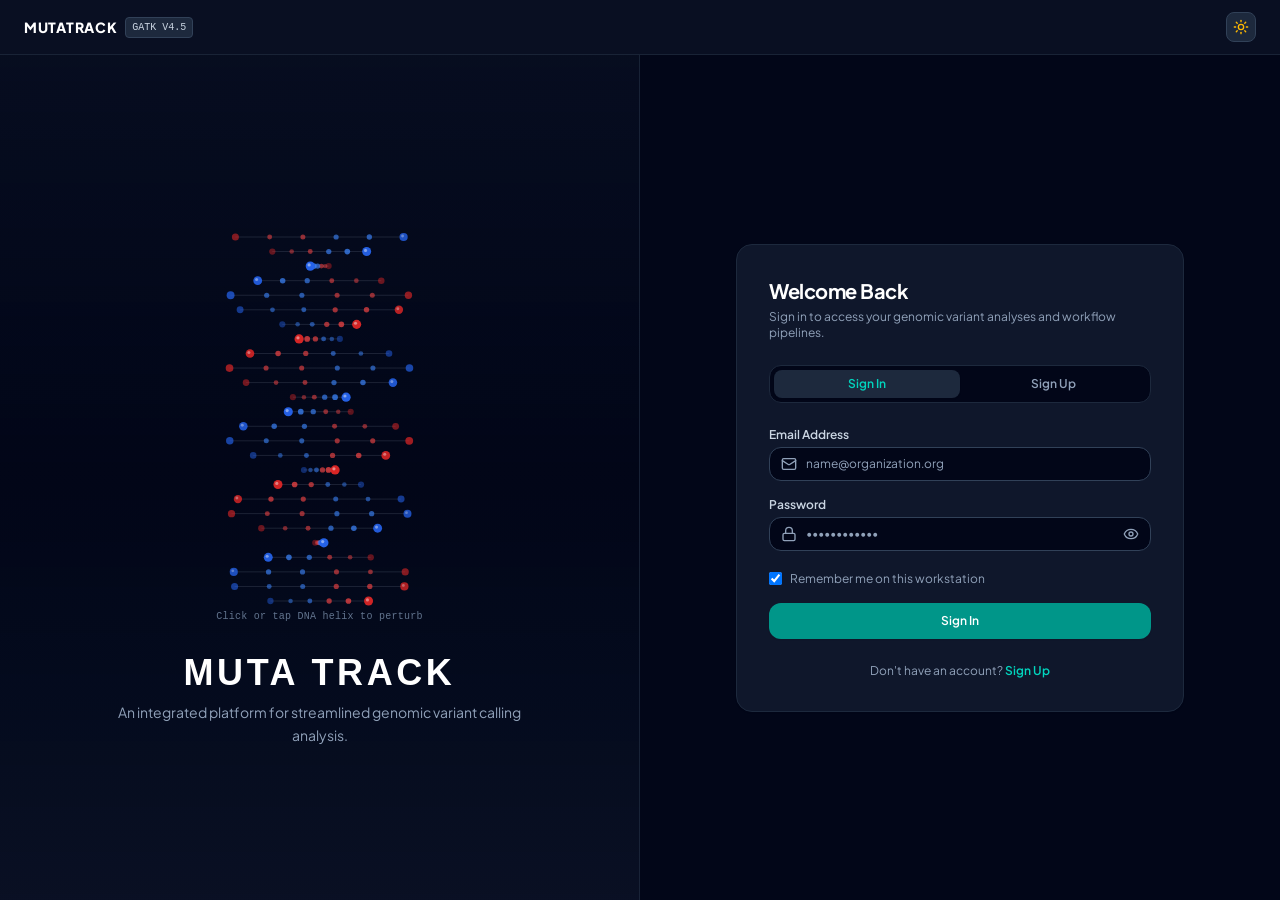
<file: index.html>
<!doctype html>
<html lang="en">
  <head>
    <meta charset="UTF-8" />
    <meta name="viewport" content="width=device-width, initial-scale=1.0" />
    <title>MutaTrack — Integrated Variant Calling Platform</title>
    <meta name="description" content="Integrated bioinformatics web application for end-to-end DNA-seq variant calling workflows, from FASTQ QC and BWA-MEM alignment to GATK HaplotypeCaller variant calling, annotation, single-canvas analysis, and multi-format reporting." />
    <meta property="og:title" content="MutaTrack — Integrated Variant Calling Platform" />
    <meta property="og:description" content="Integrated bioinformatics web application for end-to-end DNA-seq variant calling workflows, from FASTQ QC and BWA-MEM alignment to GATK HaplotypeCaller variant calling, annotation, single-canvas analysis, and multi-format reporting." />
    <meta property="og:type" content="website" />
    <meta name="twitter:card" content="summary_large_image" />
    <link rel="preconnect" href="https://fonts.googleapis.com" />
    <link rel="preconnect" href="https://fonts.gstatic.com" crossorigin />
    <link href="https://fonts.googleapis.com/css2?family=JetBrains+Mono:wght@400;500;600;700&family=Plus+Jakarta+Sans:wght@400;500;600;700;800&display=swap" rel="stylesheet" />
    <script type="module" crossorigin src="./assets/index-D4VuTP3j.js"></script>
    <link rel="stylesheet" crossorigin href="./assets/index-AzWUhk2D.css">
  </head>
  <body>
    <div id="root"></div>
  </body>
</html>
</file>
